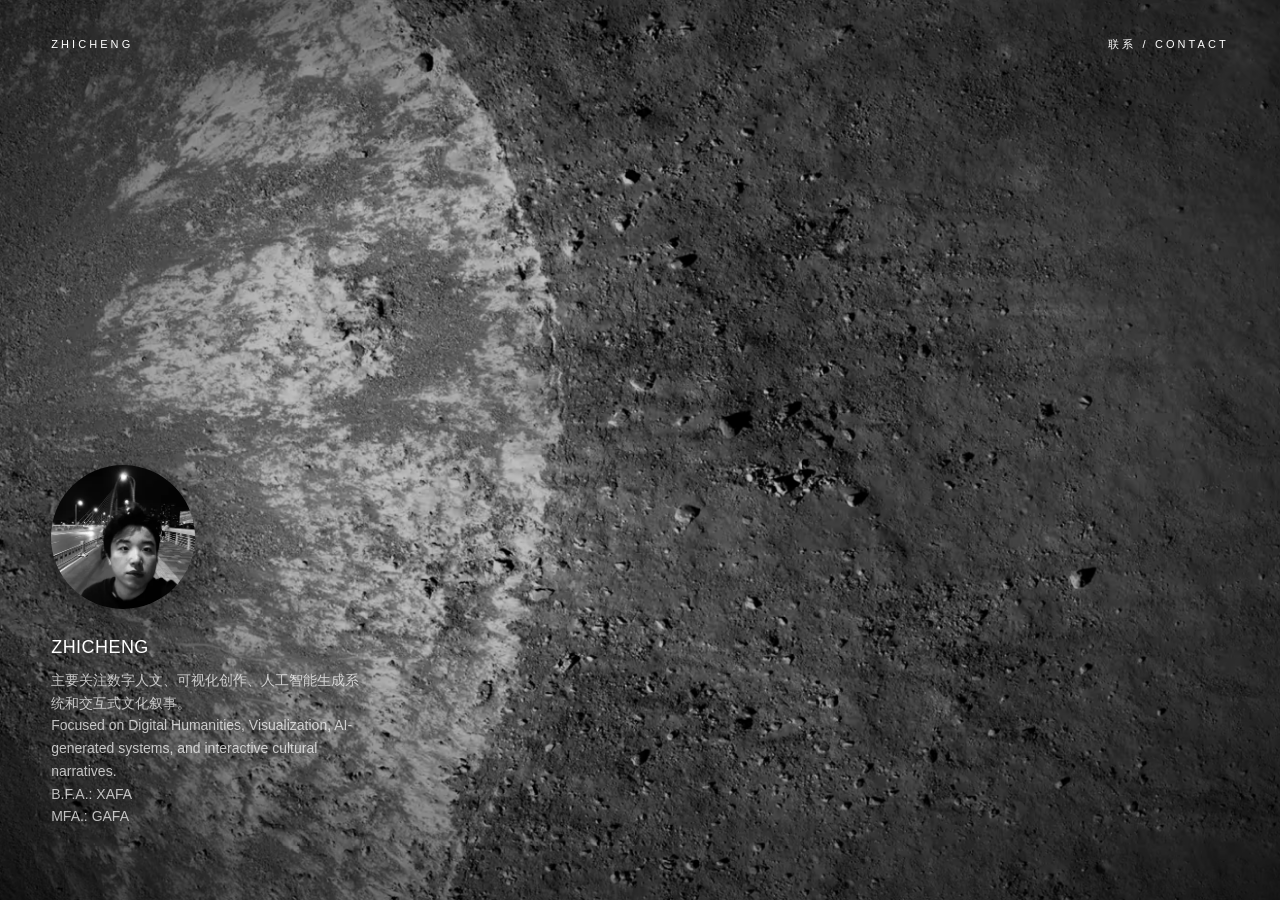
<file: index.html>
<!DOCTYPE html><!--uudGidDf3ogq55fi5vL7p--><html lang="zh-CN"><head><meta charSet="utf-8"/><meta name="viewport" content="width=device-width, initial-scale=1"/><link rel="preload" as="image" href="/site-assets/portrait-78496fb1c6.webp"/><link rel="stylesheet" href="/_next/static/chunks/a97485ed467eb713.css" data-precedence="next"/><link rel="preload" as="script" fetchPriority="low" href="/_next/static/chunks/20d1a56625def336.js"/><script src="/_next/static/chunks/806bdb8e4a6a9b95.js" async=""></script><script src="/_next/static/chunks/aee6c7720838f8a2.js" async=""></script><script src="/_next/static/chunks/bd1354d7a1b1bf9d.js" async=""></script><script src="/_next/static/chunks/turbopack-568d83f5881f301f.js" async=""></script><script src="/_next/static/chunks/ff1a16fafef87110.js" async=""></script><script src="/_next/static/chunks/d2be314c3ece3fbe.js" async=""></script><script src="/_next/static/chunks/6194aa37164e4e4c.js" async=""></script><title>ZHICHENG</title><meta name="description" content="ZHICHENG 的个人网站，关注数字人文、可视化创作、人工智能生成系统与交互式文化叙事。"/><link rel="icon" href="/favicon.ico?favicon.0b3bf435.ico" sizes="256x256" type="image/x-icon"/><script src="/_next/static/chunks/a6dad97d9634a72d.js" noModule=""></script></head><body><div hidden=""><!--$--><!--/$--></div><main class="relative min-h-screen w-full overflow-hidden bg-black text-white"><nav class="fixed left-0 top-0 z-30 flex w-full items-center justify-between px-[clamp(20px,4vw,72px)] py-[clamp(22px,4vh,48px)] text-[11px] font-medium uppercase tracking-[0.28em] text-white drop-shadow-[0_8px_22px_rgba(0,0,0,0.34)]"><div class="whitespace-nowrap">ZHICHENG</div><a href="/contact/" class="transition hover:opacity-60"><span>联系 / Contact</span></a></nav><div class="cover-parallax" aria-hidden="true"><div class="cover-pan"><div class="cover-kenburns"><div aria-hidden="true" style="position:absolute;inset:0;background-image:url(&quot;[data-uri]&quot;);background-size:cover;background-position:center"><picture><source media="(max-width: 640px) and (max-aspect-ratio: 3/4)" type="image/avif" srcSet="/site-assets/cover-mobile-78bef61a79.avif"/><source media="(max-width: 640px) and (max-aspect-ratio: 3/4)" type="image/webp" srcSet="/site-assets/cover-mobile-5da7d25234.webp"/><source type="image/avif" srcSet="/site-assets/cover-fdf10f5b64.avif"/><img src="/site-assets/cover-b313170642.webp" alt="" width="1600" height="1600" loading="eager" fetchPriority="high" decoding="async" style="position:absolute;inset:0;width:100%;height:100%;object-fit:cover"/></picture></div></div></div></div><div class="absolute inset-0 z-10 bg-black/25" aria-hidden="true"></div><div class="cover-vignette" aria-hidden="true"></div><style>
        .cover-parallax {
          position: absolute;
          inset: 0;
          z-index: 0;
          overflow: hidden;
          /* Parallax offset, driven by JS via requestAnimationFrame */
          --px: 0px;
          --py: 0px;
        }

        /* Inner layer that actually shifts. The clip box above stays fixed,
           so parallax movement stays within the overscan and never reveals
           the black background. */
        .cover-pan {
          position: absolute;
          inset: 0;
          transform: translate3d(var(--px), var(--py), 0);
          will-change: transform;
        }

        .cover-kenburns {
          position: absolute;
          /* Overscan so zoom, pan and parallax never reveal black edges */
          inset: -8%;
          animation: cover-kenburns 32s ease-in-out infinite alternate;
          will-change: transform;
        }

        .cover-vignette {
          position: absolute;
          inset: 0;
          z-index: 10;
          pointer-events: none;
          background: radial-gradient(
            ellipse at 50% 46%,
            transparent 42%,
            rgba(0, 0, 0, 0.45) 82%,
            rgba(0, 0, 0, 0.7) 100%
          );
          animation: cover-breathe 9s ease-in-out infinite alternate;
        }

        @keyframes cover-kenburns {
          0% {
            transform: scale(1.06) translate3d(-1.2%, 0.8%, 0);
          }
          100% {
            transform: scale(1.14) translate3d(1.4%, -1%, 0);
          }
        }

        @keyframes cover-breathe {
          0% { opacity: 0.62; }
          100% { opacity: 1; }
        }

        @media (prefers-reduced-motion: reduce) {
          .cover-kenburns,
          .cover-vignette {
            animation: none;
          }
          .cover-kenburns {
            transform: scale(1.08);
          }
        }
      </style><section class="relative z-20 flex min-h-screen items-end px-[clamp(20px,4vw,72px)] pb-[clamp(32px,8vh,80px)]"><div class="max-w-[min(380px,calc(100vw-40px))] text-white drop-shadow-[0_14px_36px_rgba(0,0,0,0.62)]"><img alt="ZHICHENG portrait" width="1349" height="1279" decoding="async" data-nimg="1" class="mb-6 h-36 w-36 rounded-full object-cover grayscale" style="color:transparent" src="/site-assets/portrait-78496fb1c6.webp"/><h1 class="text-lg tracking-wide">ZHICHENG</h1><p class="mt-2 max-w-xs text-sm leading-relaxed text-white/72">主要关注数字人文、可视化创作、人工智能生成系统和交互式文化叙事。<br/>Focused on Digital Humanities, Visualization, AI-generated systems, and interactive cultural narratives.<br/>B.F.A.: XAFA<br/>MFA.: GAFA</p></div></section></main><!--$--><!--/$--><script src="/_next/static/chunks/20d1a56625def336.js" id="_R_" async=""></script><script>(self.__next_f=self.__next_f||[]).push([0])</script><script>self.__next_f.push([1,"1:\"$Sreact.fragment\"\n2:I[39756,[\"/_next/static/chunks/ff1a16fafef87110.js\",\"/_next/static/chunks/d2be314c3ece3fbe.js\"],\"default\"]\n3:I[37457,[\"/_next/static/chunks/ff1a16fafef87110.js\",\"/_next/static/chunks/d2be314c3ece3fbe.js\"],\"default\"]\n4:I[22016,[\"/_next/static/chunks/6194aa37164e4e4c.js\"],\"\"]\n5:I[31826,[\"/_next/static/chunks/6194aa37164e4e4c.js\"],\"default\"]\n6:I[5500,[\"/_next/static/chunks/6194aa37164e4e4c.js\"],\"Image\"]\n7:I[97367,[\"/_next/static/chunks/ff1a16fafef87110.js\",\"/_next/static/chunks/d2be314c3ece3fbe.js\"],\"OutletBoundary\"]\n8:\"$Sreact.suspense\"\na:I[97367,[\"/_next/static/chunks/ff1a16fafef87110.js\",\"/_next/static/chunks/d2be314c3ece3fbe.js\"],\"ViewportBoundary\"]\nc:I[97367,[\"/_next/static/chunks/ff1a16fafef87110.js\",\"/_next/static/chunks/d2be314c3ece3fbe.js\"],\"MetadataBoundary\"]\ne:I[68027,[],\"default\"]\n:HL[\"/_next/static/chunks/a97485ed467eb713.css\",\"style\"]\n"])</script><script>self.__next_f.push([1,"0:{\"P\":null,\"b\":\"uudGidDf3ogq55fi5vL7p\",\"c\":[\"\",\"\"],\"q\":\"\",\"i\":false,\"f\":[[[\"\",{\"children\":[\"__PAGE__\",{}]},\"$undefined\",\"$undefined\",true],[[\"$\",\"$1\",\"c\",{\"children\":[[[\"$\",\"link\",\"0\",{\"rel\":\"stylesheet\",\"href\":\"/_next/static/chunks/a97485ed467eb713.css\",\"precedence\":\"next\",\"crossOrigin\":\"$undefined\",\"nonce\":\"$undefined\"}]],[\"$\",\"html\",null,{\"lang\":\"zh-CN\",\"children\":[\"$\",\"body\",null,{\"children\":[\"$\",\"$L2\",null,{\"parallelRouterKey\":\"children\",\"error\":\"$undefined\",\"errorStyles\":\"$undefined\",\"errorScripts\":\"$undefined\",\"template\":[\"$\",\"$L3\",null,{}],\"templateStyles\":\"$undefined\",\"templateScripts\":\"$undefined\",\"notFound\":[[\"$\",\"main\",null,{\"className\":\"flex min-h-screen flex-col items-center justify-center gap-6 bg-black px-6 text-center text-white\",\"children\":[[\"$\",\"h1\",null,{\"className\":\"text-2xl\",\"children\":\"页面暂不可用\"}],[\"$\",\"p\",null,{\"className\":\"text-white/60\",\"children\":\"Page not found\"}],[\"$\",\"$L4\",null,{\"href\":\"/\",\"className\":\"underline underline-offset-4\",\"children\":\"返回首页 / Home\"}]]}],[]],\"forbidden\":\"$undefined\",\"unauthorized\":\"$undefined\"}]}]}]]}],{\"children\":[[\"$\",\"$1\",\"c\",{\"children\":[[\"$\",\"main\",null,{\"className\":\"relative min-h-screen w-full overflow-hidden bg-black text-white\",\"children\":[[\"$\",\"nav\",null,{\"className\":\"fixed left-0 top-0 z-30 flex w-full items-center justify-between px-[clamp(20px,4vw,72px)] py-[clamp(22px,4vh,48px)] text-[11px] font-medium uppercase tracking-[0.28em] text-white drop-shadow-[0_8px_22px_rgba(0,0,0,0.34)]\",\"children\":[null,[\"$\",\"div\",null,{\"className\":\"whitespace-nowrap\",\"children\":\"ZHICHENG\"}],[\"$\",\"a\",null,{\"href\":\"/contact/\",\"className\":\"transition hover:opacity-60\",\"children\":[\"$\",\"span\",null,{\"children\":\"联系 / Contact\"}]}]]}],[\"$\",\"$L5\",null,{}],[\"$\",\"section\",null,{\"className\":\"relative z-20 flex min-h-screen items-end px-[clamp(20px,4vw,72px)] pb-[clamp(32px,8vh,80px)]\",\"children\":[\"$\",\"div\",null,{\"className\":\"max-w-[min(380px,calc(100vw-40px))] text-white drop-shadow-[0_14px_36px_rgba(0,0,0,0.62)]\",\"children\":[[\"$\",\"$L6\",null,{\"src\":\"/site-assets/portrait-78496fb1c6.webp\",\"alt\":\"ZHICHENG portrait\",\"width\":1349,\"height\":1279,\"priority\":true,\"unoptimized\":true,\"className\":\"mb-6 h-36 w-36 rounded-full object-cover grayscale\"}],[\"$\",\"h1\",null,{\"className\":\"text-lg tracking-wide\",\"children\":\"ZHICHENG\"}],[\"$\",\"p\",null,{\"className\":\"mt-2 max-w-xs text-sm leading-relaxed text-white/72\",\"children\":[\"主要关注数字人文、可视化创作、人工智能生成系统和交互式文化叙事。\",[\"$\",\"br\",null,{}],\"Focused on Digital Humanities, Visualization, AI-generated systems, and interactive cultural narratives.\",[\"$\",\"br\",null,{}],\"B.F.A.: XAFA\",[\"$\",\"br\",null,{}],\"MFA.: GAFA\"]}]]}]}]]}],[[\"$\",\"script\",\"script-0\",{\"src\":\"/_next/static/chunks/6194aa37164e4e4c.js\",\"async\":true,\"nonce\":\"$undefined\"}]],[\"$\",\"$L7\",null,{\"children\":[\"$\",\"$8\",null,{\"name\":\"Next.MetadataOutlet\",\"children\":\"$@9\"}]}]]}],{},null,false,false]},null,false,false],[\"$\",\"$1\",\"h\",{\"children\":[null,[\"$\",\"$La\",null,{\"children\":\"$Lb\"}],[\"$\",\"div\",null,{\"hidden\":true,\"children\":[\"$\",\"$Lc\",null,{\"children\":[\"$\",\"$8\",null,{\"name\":\"Next.Metadata\",\"children\":\"$Ld\"}]}]}],null]}],false]],\"m\":\"$undefined\",\"G\":[\"$e\",[]],\"S\":true}\n"])</script><script>self.__next_f.push([1,"b:[[\"$\",\"meta\",\"0\",{\"charSet\":\"utf-8\"}],[\"$\",\"meta\",\"1\",{\"name\":\"viewport\",\"content\":\"width=device-width, initial-scale=1\"}]]\n"])</script><script>self.__next_f.push([1,"f:I[27201,[\"/_next/static/chunks/ff1a16fafef87110.js\",\"/_next/static/chunks/d2be314c3ece3fbe.js\"],\"IconMark\"]\n9:null\nd:[[\"$\",\"title\",\"0\",{\"children\":\"ZHICHENG\"}],[\"$\",\"meta\",\"1\",{\"name\":\"description\",\"content\":\"ZHICHENG 的个人网站，关注数字人文、可视化创作、人工智能生成系统与交互式文化叙事。\"}],[\"$\",\"link\",\"2\",{\"rel\":\"icon\",\"href\":\"/favicon.ico?favicon.0b3bf435.ico\",\"sizes\":\"256x256\",\"type\":\"image/x-icon\"}],[\"$\",\"$Lf\",\"3\",{}]]\n"])</script></body></html>
</file>
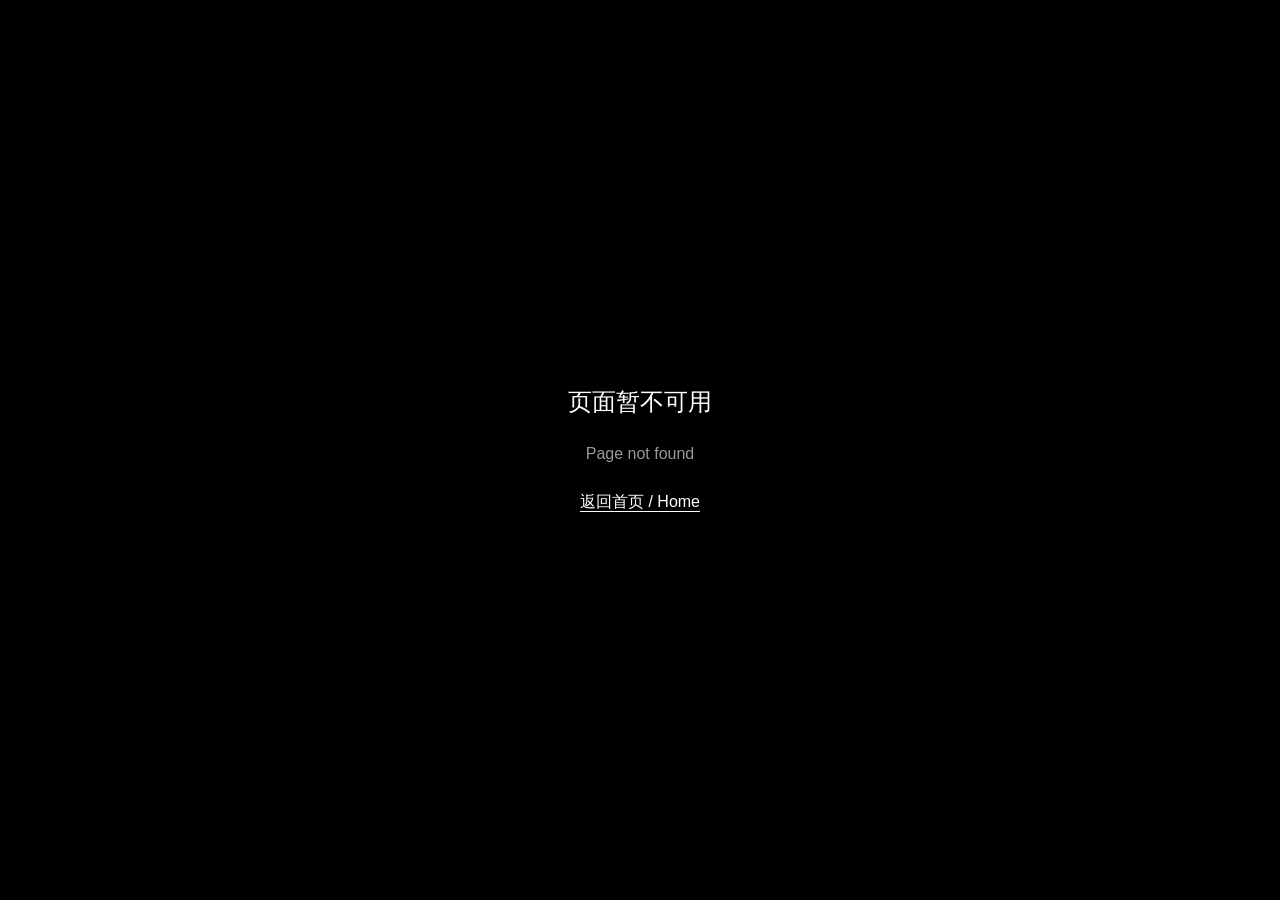
<file: 404/index.html>
<!DOCTYPE html><!--uudGidDf3ogq55fi5vL7p--><html lang="zh-CN"><head><meta charSet="utf-8"/><meta name="viewport" content="width=device-width, initial-scale=1"/><link rel="stylesheet" href="/_next/static/chunks/a97485ed467eb713.css" data-precedence="next"/><link rel="preload" as="script" fetchPriority="low" href="/_next/static/chunks/20d1a56625def336.js"/><script src="/_next/static/chunks/806bdb8e4a6a9b95.js" async=""></script><script src="/_next/static/chunks/aee6c7720838f8a2.js" async=""></script><script src="/_next/static/chunks/bd1354d7a1b1bf9d.js" async=""></script><script src="/_next/static/chunks/turbopack-568d83f5881f301f.js" async=""></script><script src="/_next/static/chunks/ff1a16fafef87110.js" async=""></script><script src="/_next/static/chunks/d2be314c3ece3fbe.js" async=""></script><script src="/_next/static/chunks/7c92e96509cd355e.js" async=""></script><meta name="robots" content="noindex"/><title>ZHICHENG</title><meta name="description" content="ZHICHENG 的个人网站，关注数字人文、可视化创作、人工智能生成系统与交互式文化叙事。"/><link rel="icon" href="/favicon.ico?favicon.0b3bf435.ico" sizes="256x256" type="image/x-icon"/><script src="/_next/static/chunks/a6dad97d9634a72d.js" noModule=""></script></head><body><div hidden=""><!--$--><!--/$--></div><main class="flex min-h-screen flex-col items-center justify-center gap-6 bg-black px-6 text-center text-white"><h1 class="text-2xl">页面暂不可用</h1><p class="text-white/60">Page not found</p><a class="underline underline-offset-4" href="/">返回首页 / Home</a></main><!--$--><!--/$--><script src="/_next/static/chunks/20d1a56625def336.js" id="_R_" async=""></script><script>(self.__next_f=self.__next_f||[]).push([0])</script><script>self.__next_f.push([1,"1:\"$Sreact.fragment\"\n2:I[39756,[\"/_next/static/chunks/ff1a16fafef87110.js\",\"/_next/static/chunks/d2be314c3ece3fbe.js\"],\"default\"]\n3:I[37457,[\"/_next/static/chunks/ff1a16fafef87110.js\",\"/_next/static/chunks/d2be314c3ece3fbe.js\"],\"default\"]\n4:I[22016,[\"/_next/static/chunks/7c92e96509cd355e.js\"],\"\"]\n5:I[97367,[\"/_next/static/chunks/ff1a16fafef87110.js\",\"/_next/static/chunks/d2be314c3ece3fbe.js\"],\"OutletBoundary\"]\n6:\"$Sreact.suspense\"\n8:I[97367,[\"/_next/static/chunks/ff1a16fafef87110.js\",\"/_next/static/chunks/d2be314c3ece3fbe.js\"],\"ViewportBoundary\"]\na:I[97367,[\"/_next/static/chunks/ff1a16fafef87110.js\",\"/_next/static/chunks/d2be314c3ece3fbe.js\"],\"MetadataBoundary\"]\nc:I[68027,[\"/_next/static/chunks/ff1a16fafef87110.js\",\"/_next/static/chunks/d2be314c3ece3fbe.js\"],\"default\"]\n:HL[\"/_next/static/chunks/a97485ed467eb713.css\",\"style\"]\n"])</script><script>self.__next_f.push([1,"0:{\"P\":null,\"b\":\"uudGidDf3ogq55fi5vL7p\",\"c\":[\"\",\"_not-found\",\"\"],\"q\":\"\",\"i\":false,\"f\":[[[\"\",{\"children\":[\"/_not-found\",{\"children\":[\"__PAGE__\",{}]}]},\"$undefined\",\"$undefined\",true],[[\"$\",\"$1\",\"c\",{\"children\":[[[\"$\",\"link\",\"0\",{\"rel\":\"stylesheet\",\"href\":\"/_next/static/chunks/a97485ed467eb713.css\",\"precedence\":\"next\",\"crossOrigin\":\"$undefined\",\"nonce\":\"$undefined\"}]],[\"$\",\"html\",null,{\"lang\":\"zh-CN\",\"children\":[\"$\",\"body\",null,{\"children\":[\"$\",\"$L2\",null,{\"parallelRouterKey\":\"children\",\"error\":\"$undefined\",\"errorStyles\":\"$undefined\",\"errorScripts\":\"$undefined\",\"template\":[\"$\",\"$L3\",null,{}],\"templateStyles\":\"$undefined\",\"templateScripts\":\"$undefined\",\"notFound\":[[\"$\",\"main\",null,{\"className\":\"flex min-h-screen flex-col items-center justify-center gap-6 bg-black px-6 text-center text-white\",\"children\":[[\"$\",\"h1\",null,{\"className\":\"text-2xl\",\"children\":\"页面暂不可用\"}],[\"$\",\"p\",null,{\"className\":\"text-white/60\",\"children\":\"Page not found\"}],[\"$\",\"$L4\",null,{\"href\":\"/\",\"className\":\"underline underline-offset-4\",\"children\":\"返回首页 / Home\"}]]}],[]],\"forbidden\":\"$undefined\",\"unauthorized\":\"$undefined\"}]}]}]]}],{\"children\":[[\"$\",\"$1\",\"c\",{\"children\":[null,[\"$\",\"$L2\",null,{\"parallelRouterKey\":\"children\",\"error\":\"$undefined\",\"errorStyles\":\"$undefined\",\"errorScripts\":\"$undefined\",\"template\":[\"$\",\"$L3\",null,{}],\"templateStyles\":\"$undefined\",\"templateScripts\":\"$undefined\",\"notFound\":\"$undefined\",\"forbidden\":\"$undefined\",\"unauthorized\":\"$undefined\"}]]}],{\"children\":[[\"$\",\"$1\",\"c\",{\"children\":[[\"$\",\"main\",null,{\"className\":\"flex min-h-screen flex-col items-center justify-center gap-6 bg-black px-6 text-center text-white\",\"children\":[[\"$\",\"h1\",null,{\"className\":\"text-2xl\",\"children\":\"页面暂不可用\"}],[\"$\",\"p\",null,{\"className\":\"text-white/60\",\"children\":\"Page not found\"}],[\"$\",\"$L4\",null,{\"href\":\"/\",\"className\":\"underline underline-offset-4\",\"children\":\"返回首页 / Home\"}]]}],[[\"$\",\"script\",\"script-0\",{\"src\":\"/_next/static/chunks/7c92e96509cd355e.js\",\"async\":true,\"nonce\":\"$undefined\"}]],[\"$\",\"$L5\",null,{\"children\":[\"$\",\"$6\",null,{\"name\":\"Next.MetadataOutlet\",\"children\":\"$@7\"}]}]]}],{},null,false,false]},null,false,false]},null,false,false],[\"$\",\"$1\",\"h\",{\"children\":[[\"$\",\"meta\",null,{\"name\":\"robots\",\"content\":\"noindex\"}],[\"$\",\"$L8\",null,{\"children\":\"$L9\"}],[\"$\",\"div\",null,{\"hidden\":true,\"children\":[\"$\",\"$La\",null,{\"children\":[\"$\",\"$6\",null,{\"name\":\"Next.Metadata\",\"children\":\"$Lb\"}]}]}],null]}],false]],\"m\":\"$undefined\",\"G\":[\"$c\",\"$undefined\"],\"S\":true}\n"])</script><script>self.__next_f.push([1,"9:[[\"$\",\"meta\",\"0\",{\"charSet\":\"utf-8\"}],[\"$\",\"meta\",\"1\",{\"name\":\"viewport\",\"content\":\"width=device-width, initial-scale=1\"}]]\n"])</script><script>self.__next_f.push([1,"d:I[27201,[\"/_next/static/chunks/ff1a16fafef87110.js\",\"/_next/static/chunks/d2be314c3ece3fbe.js\"],\"IconMark\"]\n7:null\nb:[[\"$\",\"title\",\"0\",{\"children\":\"ZHICHENG\"}],[\"$\",\"meta\",\"1\",{\"name\":\"description\",\"content\":\"ZHICHENG 的个人网站，关注数字人文、可视化创作、人工智能生成系统与交互式文化叙事。\"}],[\"$\",\"link\",\"2\",{\"rel\":\"icon\",\"href\":\"/favicon.ico?favicon.0b3bf435.ico\",\"sizes\":\"256x256\",\"type\":\"image/x-icon\"}],[\"$\",\"$Ld\",\"3\",{}]]\n"])</script></body></html>
</file>
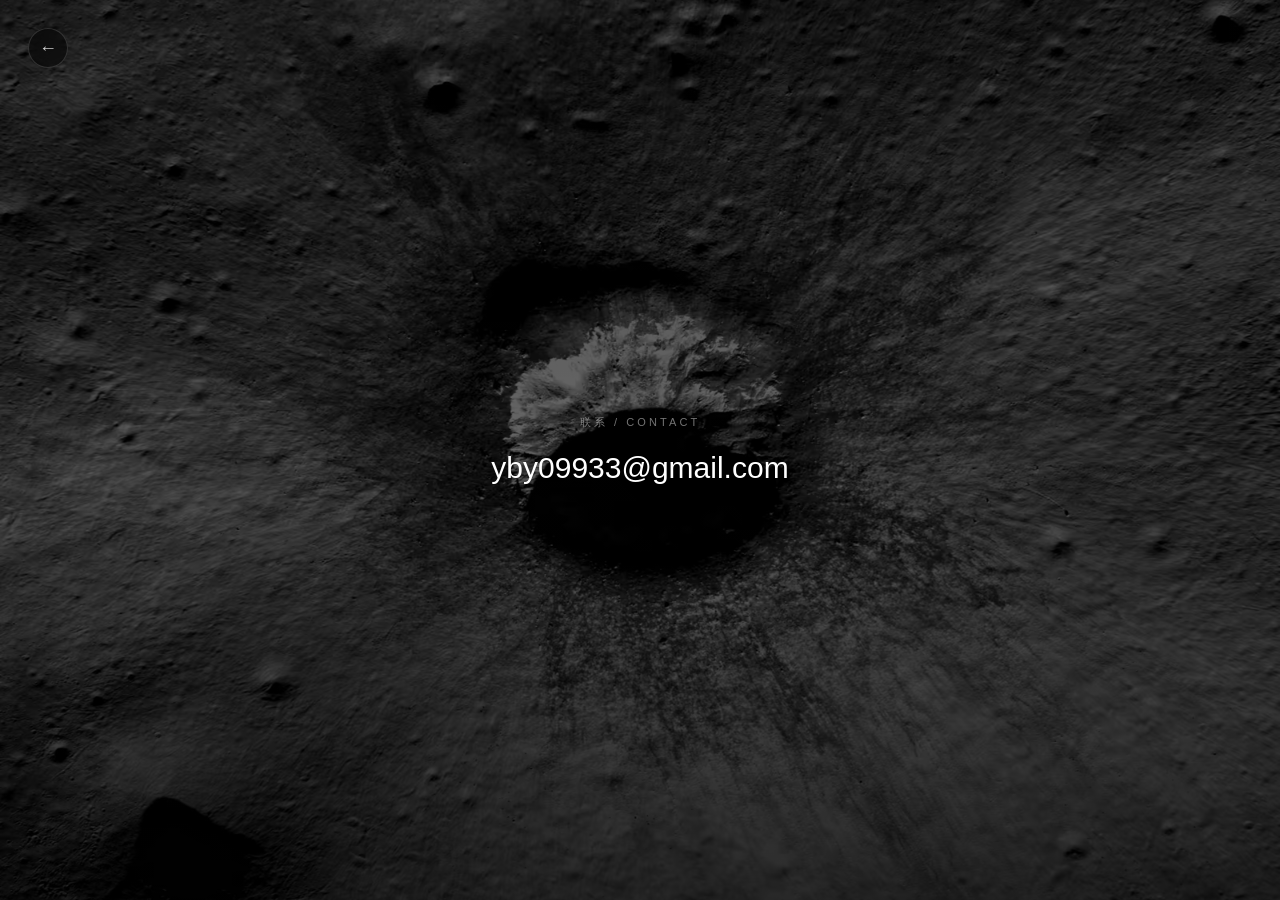
<file: contact/index.html>
<!DOCTYPE html><!--uudGidDf3ogq55fi5vL7p--><html lang="zh-CN"><head><meta charSet="utf-8"/><meta name="viewport" content="width=device-width, initial-scale=1"/><link rel="stylesheet" href="/_next/static/chunks/a97485ed467eb713.css" data-precedence="next"/><link rel="preload" as="script" fetchPriority="low" href="/_next/static/chunks/20d1a56625def336.js"/><script src="/_next/static/chunks/806bdb8e4a6a9b95.js" async=""></script><script src="/_next/static/chunks/aee6c7720838f8a2.js" async=""></script><script src="/_next/static/chunks/bd1354d7a1b1bf9d.js" async=""></script><script src="/_next/static/chunks/turbopack-568d83f5881f301f.js" async=""></script><script src="/_next/static/chunks/ff1a16fafef87110.js" async=""></script><script src="/_next/static/chunks/d2be314c3ece3fbe.js" async=""></script><script src="/_next/static/chunks/7c92e96509cd355e.js" async=""></script><title>ZHICHENG</title><meta name="description" content="ZHICHENG 的个人网站，关注数字人文、可视化创作、人工智能生成系统与交互式文化叙事。"/><link rel="icon" href="/favicon.ico?favicon.0b3bf435.ico" sizes="256x256" type="image/x-icon"/><script src="/_next/static/chunks/a6dad97d9634a72d.js" noModule=""></script></head><body><div hidden=""><!--$--><!--/$--></div><main class="relative min-h-screen bg-black text-white"><div class="fixed inset-0 z-0"><div aria-hidden="true" style="position:absolute;inset:0;background-image:url(&quot;[data-uri]&quot;);background-size:cover;background-position:center"><picture><source media="(max-width: 640px) and (max-aspect-ratio: 3/4)" type="image/avif" srcSet="/site-assets/contact-mobile-2b9d7f8ec1.avif"/><source media="(max-width: 640px) and (max-aspect-ratio: 3/4)" type="image/webp" srcSet="/site-assets/contact-mobile-76272caa72.webp"/><source type="image/avif" srcSet="/site-assets/contact-c733c4a7dd.avif"/><img src="/site-assets/contact-229f0315a5.webp" alt="" width="1600" height="1600" loading="eager" fetchPriority="high" decoding="async" style="position:absolute;inset:0;width:100%;height:100%;object-fit:cover"/></picture></div></div><div class="fixed inset-0 z-0 bg-gradient-to-b from-black/70 via-black/60 to-black/80" aria-hidden="true"></div><a href="/" class="fixed left-5 top-5 z-20 flex h-10 w-10 items-center justify-center rounded-full border border-white/15 bg-black/50 text-lg leading-none text-white/80 backdrop-blur transition hover:border-white/35 hover:bg-white hover:text-black sm:left-7 sm:top-7" aria-label="返回首页">←</a><section class="relative z-10 flex min-h-screen items-center justify-center px-[clamp(20px,4vw,72px)]"><div class="text-center"><p class="mb-5 text-[11px] font-medium uppercase tracking-[0.28em] text-white/45">联系 / Contact</p><a href="mailto:yby09933@gmail.com" class="text-xl font-light tracking-normal text-white transition hover:text-cyan-200 md:text-3xl">yby09933@gmail.com</a></div></section></main><!--$--><!--/$--><script src="/_next/static/chunks/20d1a56625def336.js" id="_R_" async=""></script><script>(self.__next_f=self.__next_f||[]).push([0])</script><script>self.__next_f.push([1,"1:\"$Sreact.fragment\"\n2:I[39756,[\"/_next/static/chunks/ff1a16fafef87110.js\",\"/_next/static/chunks/d2be314c3ece3fbe.js\"],\"default\"]\n3:I[37457,[\"/_next/static/chunks/ff1a16fafef87110.js\",\"/_next/static/chunks/d2be314c3ece3fbe.js\"],\"default\"]\n4:I[22016,[\"/_next/static/chunks/7c92e96509cd355e.js\"],\"\"]\n6:I[97367,[\"/_next/static/chunks/ff1a16fafef87110.js\",\"/_next/static/chunks/d2be314c3ece3fbe.js\"],\"OutletBoundary\"]\n7:\"$Sreact.suspense\"\n9:I[97367,[\"/_next/static/chunks/ff1a16fafef87110.js\",\"/_next/static/chunks/d2be314c3ece3fbe.js\"],\"ViewportBoundary\"]\nb:I[97367,[\"/_next/static/chunks/ff1a16fafef87110.js\",\"/_next/static/chunks/d2be314c3ece3fbe.js\"],\"MetadataBoundary\"]\nd:I[68027,[],\"default\"]\n:HL[\"/_next/static/chunks/a97485ed467eb713.css\",\"style\"]\n5:[[\"$\",\"source\",null,{\"media\":\"(max-width: 640px) and (max-aspect-ratio: 3/4)\",\"type\":\"image/avif\",\"srcSet\":\"/site-assets/contact-mobile-2b9d7f8ec1.avif\"}],[\"$\",\"source\",null,{\"media\":\"(max-width: 640px) and (max-aspect-ratio: 3/4)\",\"type\":\"image/webp\",\"srcSet\":\"/site-assets/contact-mobile-76272caa72.webp\"}],[\"$\",\"source\",null,{\"type\":\"image/avif\",\"srcSet\":\"/site-assets/contact-c733c4a7dd.avif\"}],[\"$\",\"img\",null,{\"src\":\"/site-assets/contact-229f0315a5.webp\",\"alt\":\"\",\"width\":1600,\"height\":1600,\"loading\":\"eager\",\"fetchPriority\":\"high\",\"decoding\":\"async\",\"style\":{\"position\":\"absolute\",\"inset\":0,\"width\":\"100%\",\"height\":\"100%\",\"objectFit\":\"cover\"}}]]\n"])</script><script>self.__next_f.push([1,"0:{\"P\":null,\"b\":\"uudGidDf3ogq55fi5vL7p\",\"c\":[\"\",\"contact\",\"\"],\"q\":\"\",\"i\":false,\"f\":[[[\"\",{\"children\":[\"contact\",{\"children\":[\"__PAGE__\",{}]}]},\"$undefined\",\"$undefined\",true],[[\"$\",\"$1\",\"c\",{\"children\":[[[\"$\",\"link\",\"0\",{\"rel\":\"stylesheet\",\"href\":\"/_next/static/chunks/a97485ed467eb713.css\",\"precedence\":\"next\",\"crossOrigin\":\"$undefined\",\"nonce\":\"$undefined\"}]],[\"$\",\"html\",null,{\"lang\":\"zh-CN\",\"children\":[\"$\",\"body\",null,{\"children\":[\"$\",\"$L2\",null,{\"parallelRouterKey\":\"children\",\"error\":\"$undefined\",\"errorStyles\":\"$undefined\",\"errorScripts\":\"$undefined\",\"template\":[\"$\",\"$L3\",null,{}],\"templateStyles\":\"$undefined\",\"templateScripts\":\"$undefined\",\"notFound\":[[\"$\",\"main\",null,{\"className\":\"flex min-h-screen flex-col items-center justify-center gap-6 bg-black px-6 text-center text-white\",\"children\":[[\"$\",\"h1\",null,{\"className\":\"text-2xl\",\"children\":\"页面暂不可用\"}],[\"$\",\"p\",null,{\"className\":\"text-white/60\",\"children\":\"Page not found\"}],[\"$\",\"$L4\",null,{\"href\":\"/\",\"className\":\"underline underline-offset-4\",\"children\":\"返回首页 / Home\"}]]}],[]],\"forbidden\":\"$undefined\",\"unauthorized\":\"$undefined\"}]}]}]]}],{\"children\":[[\"$\",\"$1\",\"c\",{\"children\":[null,[\"$\",\"$L2\",null,{\"parallelRouterKey\":\"children\",\"error\":\"$undefined\",\"errorStyles\":\"$undefined\",\"errorScripts\":\"$undefined\",\"template\":[\"$\",\"$L3\",null,{}],\"templateStyles\":\"$undefined\",\"templateScripts\":\"$undefined\",\"notFound\":\"$undefined\",\"forbidden\":\"$undefined\",\"unauthorized\":\"$undefined\"}]]}],{\"children\":[[\"$\",\"$1\",\"c\",{\"children\":[[\"$\",\"main\",null,{\"className\":\"relative min-h-screen bg-black text-white\",\"children\":[[\"$\",\"div\",null,{\"className\":\"fixed inset-0 z-0\",\"children\":[\"$\",\"div\",null,{\"aria-hidden\":\"true\",\"style\":{\"position\":\"absolute\",\"inset\":0,\"backgroundImage\":\"url(\\\"[data-uri]\\\")\",\"backgroundSize\":\"cover\",\"backgroundPosition\":\"center\"},\"children\":[\"$\",\"picture\",null,{\"children\":\"$5\"}]}]}],[\"$\",\"div\",null,{\"className\":\"fixed inset-0 z-0 bg-gradient-to-b from-black/70 via-black/60 to-black/80\",\"aria-hidden\":\"true\"}],[\"$\",\"a\",null,{\"href\":\"/\",\"className\":\"fixed left-5 top-5 z-20 flex h-10 w-10 items-center justify-center rounded-full border border-white/15 bg-black/50 text-lg leading-none text-white/80 backdrop-blur transition hover:border-white/35 hover:bg-white hover:text-black sm:left-7 sm:top-7\",\"aria-label\":\"返回首页\",\"children\":\"←\"}],[\"$\",\"section\",null,{\"className\":\"relative z-10 flex min-h-screen items-center justify-center px-[clamp(20px,4vw,72px)]\",\"children\":[\"$\",\"div\",null,{\"className\":\"text-center\",\"children\":[[\"$\",\"p\",null,{\"className\":\"mb-5 text-[11px] font-medium uppercase tracking-[0.28em] text-white/45\",\"children\":\"联系 / Contact\"}],[\"$\",\"a\",null,{\"href\":\"mailto:yby09933@gmail.com\",\"className\":\"text-xl font-light tracking-normal text-white transition hover:text-cyan-200 md:text-3xl\",\"children\":\"yby09933@gmail.com\"}]]}]}]]}],null,[\"$\",\"$L6\",null,{\"children\":[\"$\",\"$7\",null,{\"name\":\"Next.MetadataOutlet\",\"children\":\"$@8\"}]}]]}],{},null,false,false]},null,false,false]},null,false,false],[\"$\",\"$1\",\"h\",{\"children\":[null,[\"$\",\"$L9\",null,{\"children\":\"$La\"}],[\"$\",\"div\",null,{\"hidden\":true,\"children\":[\"$\",\"$Lb\",null,{\"children\":[\"$\",\"$7\",null,{\"name\":\"Next.Metadata\",\"children\":\"$Lc\"}]}]}],null]}],false]],\"m\":\"$undefined\",\"G\":[\"$d\",[]],\"S\":true}\n"])</script><script>self.__next_f.push([1,"a:[[\"$\",\"meta\",\"0\",{\"charSet\":\"utf-8\"}],[\"$\",\"meta\",\"1\",{\"name\":\"viewport\",\"content\":\"width=device-width, initial-scale=1\"}]]\n"])</script><script>self.__next_f.push([1,"e:I[27201,[\"/_next/static/chunks/ff1a16fafef87110.js\",\"/_next/static/chunks/d2be314c3ece3fbe.js\"],\"IconMark\"]\n8:null\nc:[[\"$\",\"title\",\"0\",{\"children\":\"ZHICHENG\"}],[\"$\",\"meta\",\"1\",{\"name\":\"description\",\"content\":\"ZHICHENG 的个人网站，关注数字人文、可视化创作、人工智能生成系统与交互式文化叙事。\"}],[\"$\",\"link\",\"2\",{\"rel\":\"icon\",\"href\":\"/favicon.ico?favicon.0b3bf435.ico\",\"sizes\":\"256x256\",\"type\":\"image/x-icon\"}],[\"$\",\"$Le\",\"3\",{}]]\n"])</script></body></html>
</file>
<file: _next/static/chunks/a97485ed467eb713.css>
@layer properties{@supports (((-webkit-hyphens:none)) and (not (margin-trim:inline))) or ((-moz-orient:inline) and (not (color:rgb(from red r g b)))){*,:before,:after,::backdrop{--tw-translate-x:0;--tw-translate-y:0;--tw-translate-z:0;--tw-rotate-x:initial;--tw-rotate-y:initial;--tw-rotate-z:initial;--tw-skew-x:initial;--tw-skew-y:initial;--tw-border-style:solid;--tw-gradient-position:initial;--tw-gradient-from:#0000;--tw-gradient-via:#0000;--tw-gradient-to:#0000;--tw-gradient-stops:initial;--tw-gradient-via-stops:initial;--tw-gradient-from-position:0%;--tw-gradient-via-position:50%;--tw-gradient-to-position:100%;--tw-leading:initial;--tw-font-weight:initial;--tw-tracking:initial;--tw-blur:initial;--tw-brightness:initial;--tw-contrast:initial;--tw-grayscale:initial;--tw-hue-rotate:initial;--tw-invert:initial;--tw-opacity:initial;--tw-saturate:initial;--tw-sepia:initial;--tw-drop-shadow:initial;--tw-drop-shadow-color:initial;--tw-drop-shadow-alpha:100%;--tw-drop-shadow-size:initial;--tw-backdrop-blur:initial;--tw-backdrop-brightness:initial;--tw-backdrop-contrast:initial;--tw-backdrop-grayscale:initial;--tw-backdrop-hue-rotate:initial;--tw-backdrop-invert:initial;--tw-backdrop-opacity:initial;--tw-backdrop-saturate:initial;--tw-backdrop-sepia:initial;--tw-ease:initial}}}@layer theme{:root,:host{--color-cyan-200:#a2f4fd;--color-black:#000;--color-white:#fff;--spacing:.25rem;--container-xs:20rem;--text-sm:.875rem;--text-sm--line-height:calc(1.25/.875);--text-lg:1.125rem;--text-lg--line-height:calc(1.75/1.125);--text-xl:1.25rem;--text-xl--line-height:calc(1.75/1.25);--text-2xl:1.5rem;--text-2xl--line-height:calc(2/1.5);--text-3xl:1.875rem;--text-3xl--line-height:calc(2.25/1.875);--font-weight-light:300;--font-weight-medium:500;--tracking-normal:0em;--tracking-wide:.025em;--leading-relaxed:1.625;--ease-in-out:cubic-bezier(.4,0,.2,1);--default-transition-duration:.15s;--default-transition-timing-function:cubic-bezier(.4,0,.2,1);--default-font-family:var(--font-geist-sans);--default-mono-font-family:var(--font-geist-mono)}@supports (color:lab(0% 0 0)){:root,:host{--color-cyan-200:lab(91.0821% -24.0435 -12.8306)}}}@layer base{*,:after,:before,::backdrop{box-sizing:border-box;border:0 solid;margin:0;padding:0}::file-selector-button{box-sizing:border-box;border:0 solid;margin:0;padding:0}html,:host{-webkit-text-size-adjust:100%;tab-size:4;line-height:1.5;font-family:var(--default-font-family,ui-sans-serif,system-ui,sans-serif,"Apple Color Emoji","Segoe UI Emoji","Segoe UI Symbol","Noto Color Emoji");font-feature-settings:var(--default-font-feature-settings,normal);font-variation-settings:var(--default-font-variation-settings,normal);-webkit-tap-highlight-color:transparent}hr{height:0;color:inherit;border-top-width:1px}abbr:where([title]){-webkit-text-decoration:underline dotted;text-decoration:underline dotted}h1,h2,h3,h4,h5,h6{font-size:inherit;font-weight:inherit}a{color:inherit;-webkit-text-decoration:inherit;-webkit-text-decoration:inherit;-webkit-text-decoration:inherit;-webkit-text-decoration:inherit;text-decoration:inherit}b,strong{font-weight:bolder}code,kbd,samp,pre{font-family:var(--default-mono-font-family,ui-monospace,SFMono-Regular,Menlo,Monaco,Consolas,"Liberation Mono","Courier New",monospace);font-feature-settings:var(--default-mono-font-feature-settings,normal);font-variation-settings:var(--default-mono-font-variation-settings,normal);font-size:1em}small{font-size:80%}sub,sup{vertical-align:baseline;font-size:75%;line-height:0;position:relative}sub{bottom:-.25em}sup{top:-.5em}table{text-indent:0;border-color:inherit;border-collapse:collapse}:-moz-focusring{outline:auto}progress{vertical-align:baseline}summary{display:list-item}ol,ul,menu{list-style:none}img,svg,video,canvas,audio,iframe,embed,object{vertical-align:middle;display:block}img,video{max-width:100%;height:auto}button,input,select,optgroup,textarea{font:inherit;font-feature-settings:inherit;font-variation-settings:inherit;letter-spacing:inherit;color:inherit;opacity:1;background-color:#0000;border-radius:0}::file-selector-button{font:inherit;font-feature-settings:inherit;font-variation-settings:inherit;letter-spacing:inherit;color:inherit;opacity:1;background-color:#0000;border-radius:0}:where(select:is([multiple],[size])) optgroup{font-weight:bolder}:where(select:is([multiple],[size])) optgroup option{padding-inline-start:20px}::file-selector-button{margin-inline-end:4px}::placeholder{opacity:1}@supports (not ((-webkit-appearance:-apple-pay-button))) or (contain-intrinsic-size:1px){::placeholder{color:currentColor}@supports (color:color-mix(in lab, red, red)){::placeholder{color:color-mix(in oklab,currentcolor 50%,transparent)}}}textarea{resize:vertical}::-webkit-search-decoration{-webkit-appearance:none}::-webkit-date-and-time-value{min-height:1lh;text-align:inherit}::-webkit-datetime-edit{display:inline-flex}::-webkit-datetime-edit-fields-wrapper{padding:0}::-webkit-datetime-edit{padding-block:0}::-webkit-datetime-edit-year-field{padding-block:0}::-webkit-datetime-edit-month-field{padding-block:0}::-webkit-datetime-edit-day-field{padding-block:0}::-webkit-datetime-edit-hour-field{padding-block:0}::-webkit-datetime-edit-minute-field{padding-block:0}::-webkit-datetime-edit-second-field{padding-block:0}::-webkit-datetime-edit-millisecond-field{padding-block:0}::-webkit-datetime-edit-meridiem-field{padding-block:0}::-webkit-calendar-picker-indicator{line-height:1}:-moz-ui-invalid{box-shadow:none}button,input:where([type=button],[type=reset],[type=submit]){appearance:button}::file-selector-button{appearance:button}::-webkit-inner-spin-button{height:auto}::-webkit-outer-spin-button{height:auto}[hidden]:where(:not([hidden=until-found])){display:none!important}}@layer components;@layer utilities{.absolute{position:absolute}.fixed{position:fixed}.relative{position:relative}.static{position:static}.inset-0{inset:calc(var(--spacing)*0)}.top-0{top:calc(var(--spacing)*0)}.top-5{top:calc(var(--spacing)*5)}.left-0{left:calc(var(--spacing)*0)}.left-1\/2{left:50%}.left-5{left:calc(var(--spacing)*5)}.z-0{z-index:0}.z-10{z-index:10}.z-20{z-index:20}.z-30{z-index:30}.mt-2{margin-top:calc(var(--spacing)*2)}.mb-5{margin-bottom:calc(var(--spacing)*5)}.mb-6{margin-bottom:calc(var(--spacing)*6)}.flex{display:flex}.h-10{height:calc(var(--spacing)*10)}.h-36{height:calc(var(--spacing)*36)}.min-h-screen{min-height:100vh}.w-10{width:calc(var(--spacing)*10)}.w-36{width:calc(var(--spacing)*36)}.w-full{width:100%}.max-w-\[min\(380px\,calc\(100vw-40px\)\)\]{max-width:min(380px,100vw - 40px)}.max-w-xs{max-width:var(--container-xs)}.-translate-x-1\/2{--tw-translate-x:calc(calc(1/2*100%)*-1);translate:var(--tw-translate-x)var(--tw-translate-y)}.transform{transform:var(--tw-rotate-x,)var(--tw-rotate-y,)var(--tw-rotate-z,)var(--tw-skew-x,)var(--tw-skew-y,)}.flex-col{flex-direction:column}.items-center{align-items:center}.items-end{align-items:flex-end}.justify-between{justify-content:space-between}.justify-center{justify-content:center}.gap-6{gap:calc(var(--spacing)*6)}.overflow-hidden{overflow:hidden}.rounded-full{border-radius:3.40282e38px}.border{border-style:var(--tw-border-style);border-width:1px}.border-white\/15{border-color:#ffffff26}@supports (color:color-mix(in lab, red, red)){.border-white\/15{border-color:color-mix(in oklab,var(--color-white)15%,transparent)}}.bg-black{background-color:var(--color-black)}.bg-black\/25{background-color:#00000040}@supports (color:color-mix(in lab, red, red)){.bg-black\/25{background-color:color-mix(in oklab,var(--color-black)25%,transparent)}}.bg-black\/50{background-color:#00000080}@supports (color:color-mix(in lab, red, red)){.bg-black\/50{background-color:color-mix(in oklab,var(--color-black)50%,transparent)}}.bg-gradient-to-b{--tw-gradient-position:to bottom in oklab;background-image:linear-gradient(var(--tw-gradient-stops))}.from-black\/70{--tw-gradient-from:#000000b3}@supports (color:color-mix(in lab, red, red)){.from-black\/70{--tw-gradient-from:color-mix(in oklab,var(--color-black)70%,transparent)}}.from-black\/70{--tw-gradient-stops:var(--tw-gradient-via-stops,var(--tw-gradient-position),var(--tw-gradient-from)var(--tw-gradient-from-position),var(--tw-gradient-to)var(--tw-gradient-to-position))}.via-black\/60{--tw-gradient-via:#0009}@supports (color:color-mix(in lab, red, red)){.via-black\/60{--tw-gradient-via:color-mix(in oklab,var(--color-black)60%,transparent)}}.via-black\/60{--tw-gradient-via-stops:var(--tw-gradient-position),var(--tw-gradient-from)var(--tw-gradient-from-position),var(--tw-gradient-via)var(--tw-gradient-via-position),var(--tw-gradient-to)var(--tw-gradient-to-position);--tw-gradient-stops:var(--tw-gradient-via-stops)}.to-black\/80{--tw-gradient-to:#000c}@supports (color:color-mix(in lab, red, red)){.to-black\/80{--tw-gradient-to:color-mix(in oklab,var(--color-black)80%,transparent)}}.to-black\/80{--tw-gradient-stops:var(--tw-gradient-via-stops,var(--tw-gradient-position),var(--tw-gradient-from)var(--tw-gradient-from-position),var(--tw-gradient-to)var(--tw-gradient-to-position))}.object-cover{object-fit:cover}.px-6{padding-inline:calc(var(--spacing)*6)}.px-\[clamp\(20px\,4vw\,72px\)\]{padding-inline:clamp(20px,4vw,72px)}.py-\[clamp\(22px\,4vh\,48px\)\]{padding-block:clamp(22px,4vh,48px)}.pb-\[clamp\(32px\,8vh\,80px\)\]{padding-bottom:clamp(32px,8vh,80px)}.text-center{text-align:center}.text-2xl{font-size:var(--text-2xl);line-height:var(--tw-leading,var(--text-2xl--line-height))}.text-lg{font-size:var(--text-lg);line-height:var(--tw-leading,var(--text-lg--line-height))}.text-sm{font-size:var(--text-sm);line-height:var(--tw-leading,var(--text-sm--line-height))}.text-xl{font-size:var(--text-xl);line-height:var(--tw-leading,var(--text-xl--line-height))}.text-\[11px\]{font-size:11px}.leading-none{--tw-leading:1;line-height:1}.leading-relaxed{--tw-leading:var(--leading-relaxed);line-height:var(--leading-relaxed)}.font-light{--tw-font-weight:var(--font-weight-light);font-weight:var(--font-weight-light)}.font-medium{--tw-font-weight:var(--font-weight-medium);font-weight:var(--font-weight-medium)}.tracking-\[0\.28em\]{--tw-tracking:.28em;letter-spacing:.28em}.tracking-normal{--tw-tracking:var(--tracking-normal);letter-spacing:var(--tracking-normal)}.tracking-wide{--tw-tracking:var(--tracking-wide);letter-spacing:var(--tracking-wide)}.whitespace-nowrap{white-space:nowrap}.text-white{color:var(--color-white)}.text-white\/45{color:#ffffff73}@supports (color:color-mix(in lab, red, red)){.text-white\/45{color:color-mix(in oklab,var(--color-white)45%,transparent)}}.text-white\/60{color:#fff9}@supports (color:color-mix(in lab, red, red)){.text-white\/60{color:color-mix(in oklab,var(--color-white)60%,transparent)}}.text-white\/72{color:#ffffffb8}@supports (color:color-mix(in lab, red, red)){.text-white\/72{color:color-mix(in oklab,var(--color-white)72%,transparent)}}.text-white\/80{color:#fffc}@supports (color:color-mix(in lab, red, red)){.text-white\/80{color:color-mix(in oklab,var(--color-white)80%,transparent)}}.uppercase{text-transform:uppercase}.underline{text-decoration-line:underline}.underline-offset-4{text-underline-offset:4px}.drop-shadow-\[0_8px_22px_rgba\(0\,0\,0\,0\.34\)\]{--tw-drop-shadow-size:drop-shadow(0 8px 22px var(--tw-drop-shadow-color,#00000057));--tw-drop-shadow:var(--tw-drop-shadow-size);filter:var(--tw-blur,)var(--tw-brightness,)var(--tw-contrast,)var(--tw-grayscale,)var(--tw-hue-rotate,)var(--tw-invert,)var(--tw-saturate,)var(--tw-sepia,)var(--tw-drop-shadow,)}.drop-shadow-\[0_14px_36px_rgba\(0\,0\,0\,0\.62\)\]{--tw-drop-shadow-size:drop-shadow(0 14px 36px var(--tw-drop-shadow-color,#0000009e));--tw-drop-shadow:var(--tw-drop-shadow-size);filter:var(--tw-blur,)var(--tw-brightness,)var(--tw-contrast,)var(--tw-grayscale,)var(--tw-hue-rotate,)var(--tw-invert,)var(--tw-saturate,)var(--tw-sepia,)var(--tw-drop-shadow,)}.grayscale{--tw-grayscale:grayscale(100%);filter:var(--tw-blur,)var(--tw-brightness,)var(--tw-contrast,)var(--tw-grayscale,)var(--tw-hue-rotate,)var(--tw-invert,)var(--tw-saturate,)var(--tw-sepia,)var(--tw-drop-shadow,)}.backdrop-blur{--tw-backdrop-blur:blur(8px);-webkit-backdrop-filter:var(--tw-backdrop-blur,)var(--tw-backdrop-brightness,)var(--tw-backdrop-contrast,)var(--tw-backdrop-grayscale,)var(--tw-backdrop-hue-rotate,)var(--tw-backdrop-invert,)var(--tw-backdrop-opacity,)var(--tw-backdrop-saturate,)var(--tw-backdrop-sepia,);backdrop-filter:var(--tw-backdrop-blur,)var(--tw-backdrop-brightness,)var(--tw-backdrop-contrast,)var(--tw-backdrop-grayscale,)var(--tw-backdrop-hue-rotate,)var(--tw-backdrop-invert,)var(--tw-backdrop-opacity,)var(--tw-backdrop-saturate,)var(--tw-backdrop-sepia,)}.transition{transition-property:color,background-color,border-color,outline-color,text-decoration-color,fill,stroke,--tw-gradient-from,--tw-gradient-via,--tw-gradient-to,opacity,box-shadow,transform,translate,scale,rotate,filter,-webkit-backdrop-filter,backdrop-filter,display,content-visibility,overlay,pointer-events;transition-timing-function:var(--tw-ease,var(--default-transition-timing-function));transition-duration:var(--tw-duration,var(--default-transition-duration))}.ease-in-out{--tw-ease:var(--ease-in-out);transition-timing-function:var(--ease-in-out)}@media (hover:hover){.hover\:border-white\/35:hover{border-color:#ffffff59}@supports (color:color-mix(in lab, red, red)){.hover\:border-white\/35:hover{border-color:color-mix(in oklab,var(--color-white)35%,transparent)}}.hover\:bg-white:hover{background-color:var(--color-white)}.hover\:text-black:hover{color:var(--color-black)}.hover\:text-cyan-200:hover{color:var(--color-cyan-200)}.hover\:opacity-60:hover{opacity:.6}}@media (min-width:40rem){.sm\:top-7{top:calc(var(--spacing)*7)}.sm\:left-7{left:calc(var(--spacing)*7)}}@media (min-width:48rem){.md\:text-3xl{font-size:var(--text-3xl);line-height:var(--tw-leading,var(--text-3xl--line-height))}}}:root{--background:#fff;--foreground:#171717;--font-geist-sans:Arial,Helvetica,sans-serif;--font-geist-mono:"Courier New",Courier,monospace}@media (prefers-color-scheme:dark){:root{--background:#0a0a0a;--foreground:#ededed}}body{background:var(--background);color:var(--foreground);font-family:Arial,Helvetica,sans-serif}.home-color-field{z-index:0;--mouse-x:50%;--mouse-y:48%;background:radial-gradient(circle at 50% 52%,#161a22eb,#0000 42%),linear-gradient(#050505 0%,#010101 50%,#08080a 100%);position:absolute;inset:-18vmax;overflow:hidden}.home-color-field:before,.home-color-field:after,.home-color-field__aurora,.home-color-field__shade,.home-color-field__mouse{content:"";transform-origin:50%;will-change:transform,opacity;position:absolute;inset:-10%}.home-color-field:before{filter:blur(72px)saturate(1.35);opacity:.9;background:radial-gradient(at 24% 28%,#00e5ff38,#0000 34%),radial-gradient(at 78% 34%,#ff1d8a33,#0000 32%),radial-gradient(at 46% 78%,#713dff2e,#0000 38%),radial-gradient(at 72% 82%,#ffcd2e1f,#0000 30%);animation:24s ease-in-out infinite alternate deep-field-drift}.home-color-field:after{filter:blur(96px)saturate(1.5);mix-blend-mode:screen;opacity:.32;background:conic-gradient(from 210deg at 52% 48%,#00ffd100,#00ffd129,#694cff14,#ff1c8229,#ffaa1814,#00ffd100);animation:42s linear infinite deep-field-turn}.home-color-field__aurora{filter:blur(54px)saturate(1.45);mix-blend-mode:screen;opacity:.52;background:radial-gradient(at 34% 52%,#005bff2e,#0000 44%),radial-gradient(at 60% 42%,#ee00a42e,#0000 36%),radial-gradient(at 48% 64%,#00ffb21a,#0000 40%);animation:18s ease-in-out infinite alternate deep-field-breathe}.home-color-field__mouse{background:radial-gradient(circle at var(--mouse-x)var(--mouse-y),#00ffd138,transparent 9rem),radial-gradient(circle at calc(var(--mouse-x) + 9%)calc(var(--mouse-y) - 8%),#ff2c8e2e,transparent 12rem),radial-gradient(circle at calc(var(--mouse-x) - 10%)calc(var(--mouse-y) + 12%),#6248ff29,transparent 13rem);filter:blur(28px)saturate(1.6);mix-blend-mode:screen;opacity:.78;inset:0}.home-color-field__shade{opacity:.96;background:radial-gradient(circle at 50% 44%,#0000 0%,#00000029 34%,#0000009e 72%,#000000f0 100%),linear-gradient(90deg,#0000009e,#0000 28% 68%,#000000b8);inset:0}.home-color-field__grain{mix-blend-mode:overlay;opacity:.16;background-image:linear-gradient(#ffffff05 1px,#0000 1px),linear-gradient(90deg,#ffffff04 1px,#0000 1px);background-size:4px 4px;position:absolute;inset:0}@keyframes deep-field-drift{0%{transform:translate(-3%,2%)rotate(-6deg)scale(1.04)}to{transform:translate(4%,-4%)rotate(9deg)scale(1.18)}}@keyframes deep-field-breathe{0%{opacity:.42;transform:translate(2%,-2%)rotate(4deg)scale(1.02)}to{opacity:.62;transform:translate(-3%,3%)rotate(-8deg)scale(1.16)}}@keyframes deep-field-turn{0%{transform:rotate(0)scale(1.08)}to{transform:rotate(360deg)scale(1.08)}}@media (prefers-reduced-motion:reduce){.home-color-field:before,.home-color-field:after,.home-color-field__aurora{animation:none}}@property --tw-translate-x{syntax:"*";inherits:false;initial-value:0}@property --tw-translate-y{syntax:"*";inherits:false;initial-value:0}@property --tw-translate-z{syntax:"*";inherits:false;initial-value:0}@property --tw-rotate-x{syntax:"*";inherits:false}@property --tw-rotate-y{syntax:"*";inherits:false}@property --tw-rotate-z{syntax:"*";inherits:false}@property --tw-skew-x{syntax:"*";inherits:false}@property --tw-skew-y{syntax:"*";inherits:false}@property --tw-border-style{syntax:"*";inherits:false;initial-value:solid}@property --tw-gradient-position{syntax:"*";inherits:false}@property --tw-gradient-from{syntax:"<color>";inherits:false;initial-value:#0000}@property --tw-gradient-via{syntax:"<color>";inherits:false;initial-value:#0000}@property --tw-gradient-to{syntax:"<color>";inherits:false;initial-value:#0000}@property --tw-gradient-stops{syntax:"*";inherits:false}@property --tw-gradient-via-stops{syntax:"*";inherits:false}@property --tw-gradient-from-position{syntax:"<length-percentage>";inherits:false;initial-value:0%}@property --tw-gradient-via-position{syntax:"<length-percentage>";inherits:false;initial-value:50%}@property --tw-gradient-to-position{syntax:"<length-percentage>";inherits:false;initial-value:100%}@property --tw-leading{syntax:"*";inherits:false}@property --tw-font-weight{syntax:"*";inherits:false}@property --tw-tracking{syntax:"*";inherits:false}@property --tw-blur{syntax:"*";inherits:false}@property --tw-brightness{syntax:"*";inherits:false}@property --tw-contrast{syntax:"*";inherits:false}@property --tw-grayscale{syntax:"*";inherits:false}@property --tw-hue-rotate{syntax:"*";inherits:false}@property --tw-invert{syntax:"*";inherits:false}@property --tw-opacity{syntax:"*";inherits:false}@property --tw-saturate{syntax:"*";inherits:false}@property --tw-sepia{syntax:"*";inherits:false}@property --tw-drop-shadow{syntax:"*";inherits:false}@property --tw-drop-shadow-color{syntax:"*";inherits:false}@property --tw-drop-shadow-alpha{syntax:"<percentage>";inherits:false;initial-value:100%}@property --tw-drop-shadow-size{syntax:"*";inherits:false}@property --tw-backdrop-blur{syntax:"*";inherits:false}@property --tw-backdrop-brightness{syntax:"*";inherits:false}@property --tw-backdrop-contrast{syntax:"*";inherits:false}@property --tw-backdrop-grayscale{syntax:"*";inherits:false}@property --tw-backdrop-hue-rotate{syntax:"*";inherits:false}@property --tw-backdrop-invert{syntax:"*";inherits:false}@property --tw-backdrop-opacity{syntax:"*";inherits:false}@property --tw-backdrop-saturate{syntax:"*";inherits:false}@property --tw-backdrop-sepia{syntax:"*";inherits:false}@property --tw-ease{syntax:"*";inherits:false}
</file>
